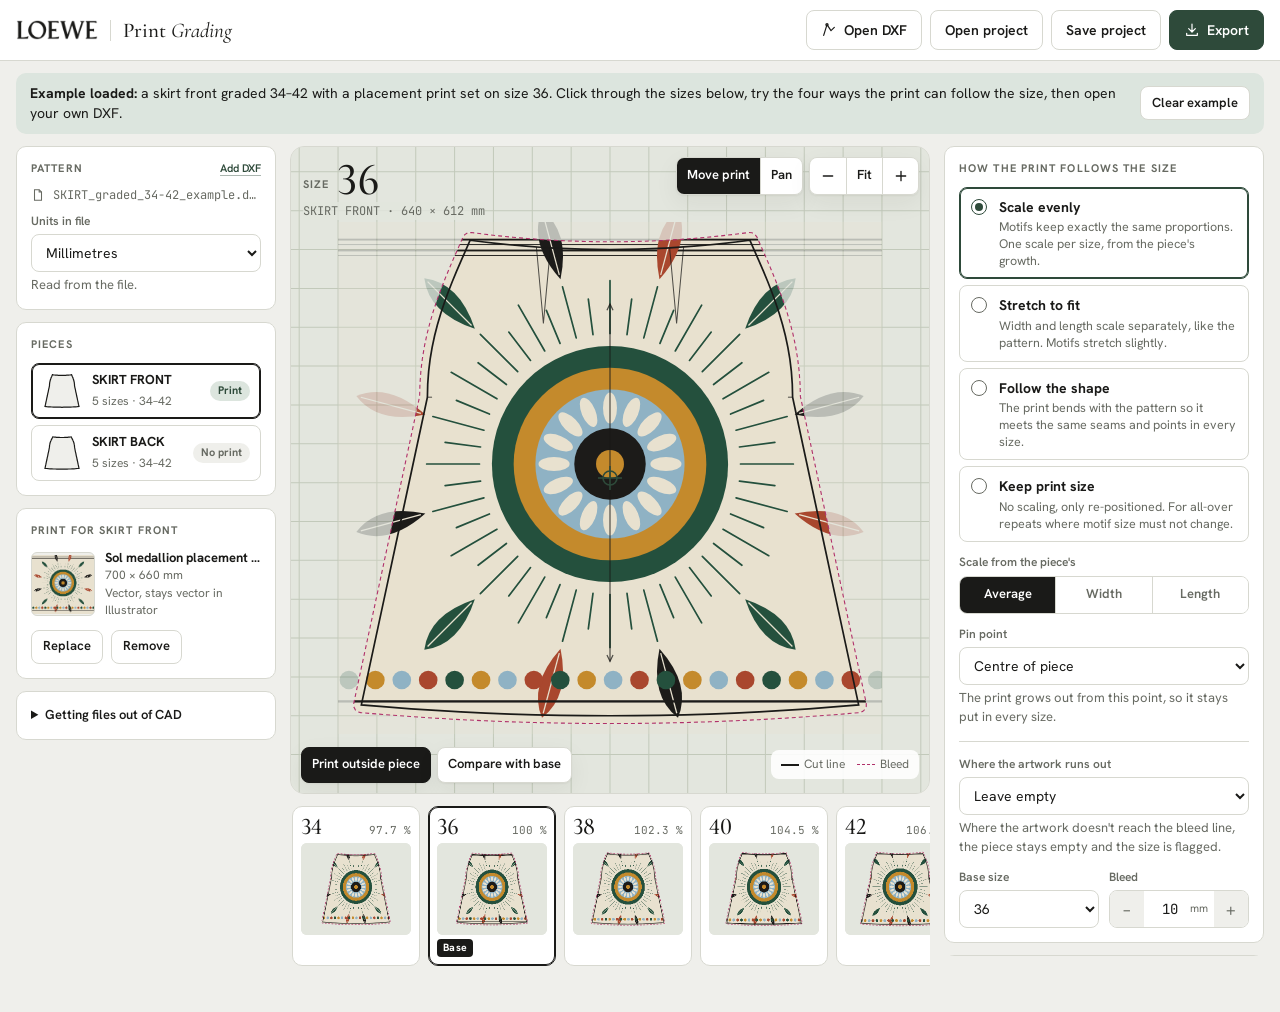
<file: index.html>
<!doctype html>
<html lang="en">
<head>
<meta charset="utf-8">
<meta http-equiv="Content-Security-Policy" content="default-src 'none'; script-src 'self'; style-src 'self' 'unsafe-inline'; img-src 'self' data: blob:; font-src 'self'; connect-src 'none'; media-src 'none'; object-src 'none'; frame-src 'none'; worker-src 'none'; manifest-src 'none'; form-action 'none'; base-uri 'none'">
<meta name="referrer" content="no-referrer">
<meta http-equiv="x-dns-prefetch-control" content="off">
<meta name="robots" content="noindex, nofollow">
<meta name="viewport" content="width=device-width,initial-scale=1,viewport-fit=cover">
<title>Print Grading</title>
<link rel="stylesheet" href="assets/fonts.css">
<link rel="stylesheet" href="assets/app.css">
<style>:root{padding-top:env(safe-area-inset-top,0px);padding-bottom:env(safe-area-inset-bottom,0px)}body{margin:0}img{max-width:100%}</style>
</head>
<body>
<header class="top">
  <div class="top-in">
    <div class="mark"><img src="assets/loewe-logo.png" alt="LOEWE" width="83" height="20"><span>Print <em>Grading</em></span></div>
    <div class="spacer"></div>
    <div class="actions">
      <button class="btn" id="btn-dxf" title="Open pattern DXF">
        <svg viewBox="0 0 24 24" fill="none" stroke="currentColor" stroke-width="1.8" stroke-linecap="round" stroke-linejoin="round"><path d="M4 20 9 4l6 9 5-5"/><circle cx="9" cy="4" r="1.6"/></svg>
        <span>Open DXF</span></button>
      <button class="btn ghost" id="btn-open" title="Open a saved project"><span>Open<span class="long"> project</span></span></button>
      <button class="btn ghost" id="btn-save" title="Save this project as a file"><span>Save<span class="long"> project</span></span></button>
      <button class="btn primary" id="btn-export">
        <svg viewBox="0 0 24 24" fill="none" stroke="currentColor" stroke-width="1.8" stroke-linecap="round" stroke-linejoin="round"><path d="M12 3v12M7 10l5 5 5-5"/><path d="M4 17v3h16v-3"/></svg>
        <span>Export</span></button>
    </div>
  </div>
</header>

<div class="wrap">
  <div class="banner" id="example-note" hidden>
    <p><b>Example loaded:</b> a skirt front graded 34–42 with a placement print set on size 36. Click through the sizes below, try the four ways the print can follow the size, then open your own DXF.</p>
    <button class="btn small" id="example-clear">Clear example</button>
  </div>
</div>

<main class="app wrap">
  <aside class="side left" id="left"></aside>

  <section class="centre">
    <div class="stage-wrap" id="stage-wrap">
      <canvas id="stage" tabindex="0" aria-label="Pattern piece with print. Drag to move the print, arrow keys nudge it by 1 mm."></canvas>
      <div class="ov ov-tl" id="ov-size"></div>
      <div class="ov ov-tr">
        <div class="seg">
          <button class="tool" id="t-move" aria-pressed="true" title="Drag moves the print">Move print</button>
          <button class="tool" id="t-pan" aria-pressed="false" title="Drag moves the view">Pan</button>
        </div>
        <div class="seg">
          <button class="tool icon" id="z-out" title="Zoom out" aria-label="Zoom out"><svg viewBox="0 0 24 24" fill="none" stroke="currentColor" stroke-width="2" stroke-linecap="round"><path d="M5 12h14"/></svg></button>
          <button class="tool" id="z-fit" title="Fit to view">Fit</button>
          <button class="tool icon" id="z-in" title="Zoom in" aria-label="Zoom in"><svg viewBox="0 0 24 24" fill="none" stroke="currentColor" stroke-width="2" stroke-linecap="round"><path d="M5 12h14M12 5v14"/></svg></button>
        </div>
      </div>
      <div class="ov ov-bl">
        <button class="tool" id="t-outside" aria-pressed="true" title="Show the print beyond the bleed line, faded">Print outside piece</button>
        <button class="tool" id="t-compare" aria-pressed="false" title="Overlay the base size, scaled evenly">Compare with base</button>
        <div class="legend" id="legend"><span><i></i>Cut line</span><span><i class="bl"></i>Bleed</span><span id="lg-ghost" hidden><i class="gh"></i>Base size</span></div>
      </div>
      <div class="pick-msg" id="pick-msg" hidden>Click the point that should stay pinned (e.g. CF waist). Esc to cancel.</div>
      <div class="empty-stage" id="empty-stage" hidden><div><h3>Open a pattern</h3><p class="hint">Drop a DXF exported from your pattern CAD anywhere on this page, with all sizes in one file or one file per size.</p><button class="btn primary" id="empty-open">Open DXF</button></div></div>
    </div>
    <div class="strip" id="strip" role="tablist" aria-label="Sizes"></div>
  </section>

  <aside class="side right" id="right"></aside>
</main>

<div class="scrim" id="export" hidden>
  <div class="sheet" role="dialog" aria-modal="true" aria-labelledby="exp-title">
    <header><h2 id="exp-title">Export</h2><button class="btn ghost small" id="exp-close">Close</button></header>
    <div class="sheet-body" id="exp-body"></div>
    <footer><span class="progress" id="exp-progress"></span><button class="btn primary" id="exp-go">Download ZIP</button></footer>
  </div>
</div>

<input type="file" id="in-dxf" accept=".dxf,.DXF" multiple hidden>
<input type="file" id="in-art" accept=".svg,.png,.jpg,.jpeg,.webp,.tif,.tiff,image/*" hidden>
<input type="file" id="in-proj" accept=".json,application/json" hidden>
<div class="toast" id="toast" role="status" hidden></div>

<script src="assets/engine.js"></script>
<script src="assets/sample.js"></script>
<script src="assets/app.js"></script>
</body>
</html>
</file>
<file: assets/fonts.css>
@font-face { font-family: "Cormorant Garamond"; src: url("fonts/cormorant-garamond-latin-500-normal.woff2") format("woff2"); font-weight: 500; font-style: normal; font-display: swap; }
@font-face { font-family: "Cormorant Garamond"; src: url("fonts/cormorant-garamond-latin-600-normal.woff2") format("woff2"); font-weight: 600; font-style: normal; font-display: swap; }
@font-face { font-family: "Cormorant Garamond"; src: url("fonts/cormorant-garamond-latin-400-italic.woff2") format("woff2"); font-weight: 400; font-style: italic; font-display: swap; }
@font-face { font-family: "Cormorant Garamond"; src: url("fonts/cormorant-garamond-latin-500-italic.woff2") format("woff2"); font-weight: 500; font-style: italic; font-display: swap; }
@font-face { font-family: "Hanken Grotesk"; src: url("fonts/hanken-grotesk-latin-400-normal.woff2") format("woff2"); font-weight: 400; font-style: normal; font-display: swap; }
@font-face { font-family: "Hanken Grotesk"; src: url("fonts/hanken-grotesk-latin-500-normal.woff2") format("woff2"); font-weight: 500; font-style: normal; font-display: swap; }
@font-face { font-family: "Hanken Grotesk"; src: url("fonts/hanken-grotesk-latin-600-normal.woff2") format("woff2"); font-weight: 600; font-style: normal; font-display: swap; }
@font-face { font-family: "Hanken Grotesk"; src: url("fonts/hanken-grotesk-latin-700-normal.woff2") format("woff2"); font-weight: 700; font-style: normal; font-display: swap; }
@font-face { font-family: "JetBrains Mono"; src: url("fonts/jetbrains-mono-latin-400-normal.woff2") format("woff2"); font-weight: 400; font-style: normal; font-display: swap; }
@font-face { font-family: "JetBrains Mono"; src: url("fonts/jetbrains-mono-latin-500-normal.woff2") format("woff2"); font-weight: 500; font-style: normal; font-display: swap; }
/* Official LOEWE typeface: add its files here as "LOEWE Display" and every heading picks it up. */
</file>
<file: assets/app.css>
/* Layout: a pattern-cutting table. Left: pieces and artwork. Centre: the piece on a cutting mat with the size strip beneath. Right: the grading rule and per-size fine-tuning. Same family as Style Review. */
:root {
  --paper: #EFEFEB;
  --surface: #FFFFFF;
  --ink: #1A1A18;
  --muted: #676A62;
  --line: #D7D8D0;
  --accent: #2E4A3A;
  --accent-ink: #FFFFFF;
  --accent-soft: #DCE5DE;
  --warn: #A86F0B;
  --warn-soft: #F5E9CF;
  --bad: #B8382D;
  --mat: #E3E6DE;
  --mat-line: #D3D8CC;
  --mat-line-strong: #C2C9BA;
  --piece: #FFFFFF;
  --cut: #1A1A18;
  --bleed: #B0306A;
  --ghost: #2F6FB0;
  --shadow: 0 1px 2px rgba(26,26,24,.06), 0 8px 24px rgba(26,26,24,.06);
  --f-display: "LOEWE Display", "Cormorant Garamond", Garamond, Georgia, serif;
  --f-body: "Hanken Grotesk", "Helvetica Neue", Arial, sans-serif;
  --f-mono: "JetBrains Mono", ui-monospace, "SF Mono", Menlo, monospace;
  --r: 10px;
  --logo-filter: none;
}
@media (prefers-color-scheme: dark) {
  :root:not([data-theme="light"]) {
    --paper: #121412; --surface: #1B1E1B; --ink: #ECEDE8; --muted: #9DA197; --line: #30342F;
    --accent: #93BBA0; --accent-ink: #0F1A13; --accent-soft: #24332A;
    --warn: #E0AE4E; --warn-soft: #3A2F1A; --bad: #F07468;
    --mat: #171A17; --mat-line: #222722; --mat-line-strong: #2D342E;
    --piece: #F4F3EF; --cut: #ECEDE8; --bleed: #E06AA3; --ghost: #7FB0E6;
    --shadow: 0 1px 2px rgba(0,0,0,.3), 0 8px 24px rgba(0,0,0,.25);
    --logo-filter: invert(1) brightness(.93);
    color-scheme: dark;
  }
}
:root[data-theme="dark"] {
  --paper: #121412; --surface: #1B1E1B; --ink: #ECEDE8; --muted: #9DA197; --line: #30342F;
  --accent: #93BBA0; --accent-ink: #0F1A13; --accent-soft: #24332A;
  --warn: #E0AE4E; --warn-soft: #3A2F1A; --bad: #F07468;
  --mat: #171A17; --mat-line: #222722; --mat-line-strong: #2D342E;
  --piece: #F4F3EF; --cut: #ECEDE8; --bleed: #E06AA3; --ghost: #7FB0E6;
  --shadow: 0 1px 2px rgba(0,0,0,.3), 0 8px 24px rgba(0,0,0,.25);
  --logo-filter: invert(1) brightness(.93);
  color-scheme: dark;
}
* { box-sizing: border-box; }
html, body { min-height: 100%; }
body { background: var(--paper); color: var(--ink); font: 14px/1.45 var(--f-body); -webkit-text-size-adjust: 100%; }
[hidden] { display: none !important; }
button, input, select { font: inherit; color: inherit; }
button { cursor: pointer; }
:focus-visible { outline: 2px solid var(--accent); outline-offset: 2px; }
body::before { content: ""; position: fixed; inset: 0 0 auto; height: env(safe-area-inset-top, 0px); z-index: 30; background: var(--surface); }
.num { font-variant-numeric: tabular-nums; }
.mono { font-family: var(--f-mono); }

/* ---------- top bar ---------- */
.top { position: sticky; top: env(safe-area-inset-top, 0px); z-index: 20; background: var(--surface); border-bottom: 1px solid var(--line); }
.top-in { display: flex; flex-wrap: wrap; align-items: center; gap: 10px 14px; padding-block: 10px; padding-left: max(16px, env(safe-area-inset-left, 0px)); padding-right: max(16px, env(safe-area-inset-right, 0px)); }
.mark { display: flex; align-items: center; gap: 12px; white-space: nowrap; }
.mark img { height: 20px; width: auto; display: block; filter: var(--logo-filter); }
.mark span { font-family: var(--f-display); font-size: 21px; font-weight: 500; line-height: 1; padding-left: 12px; border-left: 1px solid var(--line); }
.mark em { font-style: italic; font-weight: 400; }
.spacer { flex: 1; }
.actions { display: flex; flex-wrap: wrap; gap: 8px; }
.btn { display: inline-flex; align-items: center; justify-content: center; gap: 7px; border: 1px solid var(--line); background: var(--surface); padding: 8px 14px; border-radius: 8px; font-weight: 600; font-size: 14px; min-height: 40px; white-space: nowrap; }
.btn:hover { border-color: var(--muted); }
.btn.primary { background: var(--accent); color: var(--accent-ink); border-color: var(--accent); }
.btn.primary:hover { filter: brightness(1.08); }
.btn.ghost { background: transparent; }
.btn.small { min-height: 34px; padding: 6px 11px; font-size: 13px; }
.btn svg { width: 16px; height: 16px; flex: none; }
.btn[disabled] { opacity: .5; cursor: not-allowed; }
.linkbtn { border: 0; background: none; padding: 0; color: var(--accent); font-weight: 600; text-decoration: underline; text-underline-offset: 3px; text-decoration-color: color-mix(in srgb, var(--accent) 40%, transparent); }
@media (max-width: 700px) { .btn .long { display: none; } }

/* ---------- banner ---------- */
.wrap { padding-left: max(16px, env(safe-area-inset-left, 0px)); padding-right: max(16px, env(safe-area-inset-right, 0px)); }
.banner { display: flex; flex-wrap: wrap; align-items: center; gap: 8px 14px; margin-top: 12px; padding: 10px 14px; border-radius: var(--r); background: var(--accent-soft); }
.banner p { margin: 0; flex: 1 1 320px; }

/* ---------- main grid ---------- */
.app { display: grid; gap: 14px; padding-block: 12px 40px; grid-template-columns: minmax(0, 1fr); }
@media (min-width: 1180px) { .app { grid-template-columns: 260px minmax(0, 1fr) 320px; align-items: start; } .side { position: sticky; top: calc(env(safe-area-inset-top, 0px) + 74px); max-height: calc(100vh - 90px); overflow: auto; } }
@media (min-width: 820px) and (max-width: 1179px) { .app { grid-template-columns: minmax(0, 1fr) 320px; } .left { grid-column: 1 / -1; order: 3; } .centre { order: 1; } .right { order: 2; } }
@media (max-width: 819px) { .centre { order: 1; } .right { order: 2; } .left { order: 3; } }
.side { display: grid; gap: 12px; align-content: start; min-width: 0; }
.card { background: var(--surface); border: 1px solid var(--line); border-radius: var(--r); padding: 14px; min-width: 0; }
.card h2 { margin: 0 0 10px; font-size: 11px; font-weight: 700; letter-spacing: .1em; text-transform: uppercase; color: var(--muted); display: flex; align-items: center; justify-content: space-between; gap: 8px; }
.hint { color: var(--muted); font-size: 13px; margin: 0; }
.field { display: flex; flex-direction: column; gap: 4px; min-width: 0; }
.field > label, .lbl { font-size: 12px; font-weight: 600; color: var(--muted); }
select, .input { width: 100%; border: 1px solid var(--line); background: var(--surface); border-radius: 8px; padding: 7px 10px; min-height: 38px; }

/* files */
.files { display: grid; gap: 6px; margin-bottom: 10px; }
.file { display: flex; align-items: center; gap: 8px; font: 12px var(--f-mono); color: var(--muted); min-width: 0; }
.file span { overflow: hidden; text-overflow: ellipsis; white-space: nowrap; }
.file svg { width: 14px; height: 14px; flex: none; }
.row { display: flex; gap: 8px; align-items: center; flex-wrap: wrap; }

/* pieces */
.pieces { display: grid; gap: 6px; }
.piece { display: grid; grid-template-columns: 40px minmax(0,1fr) auto; gap: 10px; align-items: center; text-align: left; border: 1px solid var(--line); background: var(--surface); border-radius: 8px; padding: 7px 10px; }
.piece[aria-current="true"] { border-color: var(--ink); box-shadow: inset 0 0 0 1px var(--ink); }
.piece svg.icon { width: 40px; height: 40px; }
.piece svg.icon path { fill: var(--paper); stroke: var(--ink); stroke-width: 1.2; vector-effect: non-scaling-stroke; }
.piece b { display: block; font-size: 13px; overflow: hidden; text-overflow: ellipsis; white-space: nowrap; }
.piece small { color: var(--muted); font-size: 12px; }
.tag { font-size: 11px; font-weight: 700; border-radius: 999px; padding: 2px 8px; white-space: nowrap; }
.tag.on { background: var(--accent-soft); color: var(--accent); }
.tag.off { background: var(--paper); color: var(--muted); }
.renames { display: grid; grid-template-columns: repeat(auto-fill, minmax(70px, 1fr)); gap: 6px; margin-top: 8px; }
.renames input { width: 100%; border: 1px solid var(--line); border-radius: 6px; padding: 5px 7px; background: var(--surface); font: 13px var(--f-mono); }
.note { background: var(--warn-soft); border-radius: 8px; padding: 9px 11px; font-size: 13px; margin-top: 10px; }

/* artwork */
.art { display: grid; grid-template-columns: 64px minmax(0,1fr); gap: 10px; align-items: center; }
.art-thumb { width: 64px; height: 64px; border-radius: 6px; border: 1px solid var(--line); background: var(--paper) center / contain no-repeat; }
.art b { display: block; font-size: 13px; overflow: hidden; text-overflow: ellipsis; white-space: nowrap; }
.art small { display: block; color: var(--muted); font-size: 12px; }
.drop { border: 1.5px dashed var(--muted); border-radius: 8px; padding: 16px 12px; text-align: center; display: grid; gap: 8px; justify-items: center; color: var(--muted); }
.drop b { color: var(--ink); }
.drop.over, body.dragging .drop { border-color: var(--accent); background: var(--accent-soft); }

/* ---------- stage ---------- */
.centre { display: grid; gap: 10px; min-width: 0; }
.stage-wrap { position: relative; background: var(--mat); border: 1px solid var(--line); border-radius: 14px; overflow: hidden; height: min(72vh, 760px); min-height: 380px; touch-action: none; }
#stage { position: absolute; inset: 0; width: 100%; height: 100%; display: block; cursor: grab; }
#stage.moving { cursor: grabbing; }
#stage.picking { cursor: crosshair; }
.ov { position: absolute; display: flex; gap: 6px; align-items: center; pointer-events: none; }
.ov > * { pointer-events: auto; }
.ov-tl { top: 12px; left: 12px; flex-direction: column; align-items: flex-start; gap: 2px; pointer-events: none; }
.ov-tl > * { pointer-events: none; }
.sz-big { font-family: var(--f-display); font-size: 46px; font-weight: 500; line-height: .9; font-variant-numeric: lining-nums; }
.sz-big small { font-family: var(--f-body); font-size: 11px; font-weight: 700; letter-spacing: .1em; text-transform: uppercase; color: var(--muted); margin-right: 8px; vertical-align: 6px; }
.sz-meta { font: 12px var(--f-mono); color: var(--muted); background: color-mix(in srgb, var(--mat) 80%, transparent); padding: 1px 0; }
.ov-tr { top: 10px; right: 10px; }
@media (max-width: 600px) { .ov-tr { top: 72px; } .legend { display: none; } }
.ov-bl { bottom: 10px; left: 10px; right: 10px; flex-wrap: wrap; }
.tool { display: inline-flex; align-items: center; gap: 6px; border: 1px solid var(--line); background: var(--surface); border-radius: 8px; height: 36px; padding: 0 10px; font-size: 13px; font-weight: 600; box-shadow: var(--shadow); }
.tool.icon { width: 36px; padding: 0; justify-content: center; }
.tool svg { width: 16px; height: 16px; }
.tool[aria-pressed="true"] { background: var(--ink); color: var(--surface); border-color: var(--ink); }
.seg { display: inline-flex; border: 1px solid var(--line); border-radius: 8px; overflow: hidden; box-shadow: var(--shadow); }
.seg .tool { border: 0; border-radius: 0; box-shadow: none; }
.seg .tool + .tool { border-left: 1px solid var(--line); }
.legend { display: inline-flex; gap: 12px; align-items: center; font-size: 12px; color: var(--muted); background: color-mix(in srgb, var(--surface) 88%, transparent); border-radius: 8px; padding: 6px 10px; margin-left: auto; }
.legend i { display: inline-block; width: 18px; height: 0; border-top: 2px solid var(--cut); vertical-align: middle; margin-right: 5px; }
.legend i.bl { border-top: 1.5px dashed var(--bleed); }
.legend i.gh { border-top: 1.5px dashed var(--ghost); }
.pick-msg { position: absolute; top: 12px; left: 50%; transform: translateX(-50%); background: var(--ink); color: var(--surface); padding: 8px 14px; border-radius: 8px; font-size: 13px; font-weight: 600; box-shadow: var(--shadow); white-space: nowrap; }
.empty-stage { position: absolute; inset: 0; display: grid; place-items: center; text-align: center; padding: 20px; }
.empty-stage div { display: grid; gap: 10px; justify-items: center; max-width: 360px; }
.empty-stage h3 { font-family: var(--f-display); font-size: 28px; font-weight: 500; margin: 0; }

/* size strip */
.strip { display: flex; gap: 8px; overflow-x: auto; padding: 2px 2px 6px; scrollbar-width: thin; }
.sz { flex: 0 0 auto; width: 128px; display: grid; gap: 4px; border: 1px solid var(--line); background: var(--surface); border-radius: 10px; padding: 8px; text-align: left; position: relative; }
.sz[aria-current="true"] { border-color: var(--ink); box-shadow: inset 0 0 0 1px var(--ink); }
.sz canvas { width: 100%; height: 92px; display: block; background: var(--mat); border-radius: 6px; }
.sz-top { display: flex; align-items: baseline; justify-content: space-between; gap: 6px; }
.sz-name { font-family: var(--f-display); font-size: 24px; font-weight: 500; line-height: 1; font-variant-numeric: lining-nums; }
.sz-pct { font: 11px var(--f-mono); color: var(--muted); }
.sz-flags { display: flex; gap: 4px; flex-wrap: wrap; min-height: 18px; }
.flag { font-size: 10.5px; font-weight: 700; letter-spacing: .03em; border-radius: 4px; padding: 1px 6px; }
.flag.base { background: var(--ink); color: var(--surface); }
.flag.hand { background: var(--accent-soft); color: var(--accent); }
.flag.gap { background: var(--warn-soft); color: var(--warn); }
.flag.ext { background: var(--paper); color: var(--muted); border: 1px solid var(--line); }
input[type="color"] { width: 44px; height: 34px; border: 1px solid var(--line); border-radius: 6px; padding: 2px; background: var(--surface); cursor: pointer; }

/* ---------- right panel ---------- */
.rules { display: grid; gap: 6px; }
.rule { display: grid; grid-template-columns: 18px minmax(0,1fr); gap: 2px 10px; text-align: left; border: 1px solid var(--line); background: var(--surface); border-radius: 8px; padding: 9px 11px; }
.rule .dot { width: 16px; height: 16px; border-radius: 50%; border: 1.5px solid var(--muted); margin-top: 2px; display: grid; place-items: center; }
.rule[aria-checked="true"] { border-color: var(--accent); box-shadow: inset 0 0 0 1px var(--accent); }
.rule[aria-checked="true"] .dot { border-color: var(--accent); }
.rule[aria-checked="true"] .dot::after { content: ""; width: 8px; height: 8px; border-radius: 50%; background: var(--accent); }
.rule b { font-size: 14px; }
.rule > span:not(.dot) { grid-column: 2; color: var(--muted); font-size: 12.5px; line-height: 1.35; }
.segs { display: flex; border: 1px solid var(--line); border-radius: 8px; overflow: hidden; }
.segs button { flex: 1; border: 0; background: var(--surface); padding: 7px 6px; font-size: 13px; font-weight: 600; color: var(--muted); min-height: 36px; }
.segs button + button { border-left: 1px solid var(--line); }
.segs button[aria-pressed="true"] { background: var(--ink); color: var(--surface); }
.grid2 { display: grid; grid-template-columns: repeat(2, minmax(0,1fr)); gap: 10px; }
.stack { display: grid; gap: 12px; }
.stepper { display: grid; grid-template-columns: 34px minmax(0,1fr) 34px; border: 1px solid var(--line); border-radius: 8px; overflow: hidden; background: var(--surface); }
.stepper button { border: 0; background: var(--paper); font-size: 17px; line-height: 1; color: var(--muted); min-height: 36px; }
.stepper button:hover { color: var(--ink); }
.stepper .in { position: relative; display: flex; align-items: center; }
.stepper input { width: 100%; border: 0; background: transparent; text-align: center; padding: 6px 22px 6px 4px; font: 14px var(--f-mono); min-height: 36px; -moz-appearance: textfield; }
.stepper input::-webkit-outer-spin-button, .stepper input::-webkit-inner-spin-button { -webkit-appearance: none; margin: 0; }
.stepper .u { position: absolute; right: 6px; font-size: 11px; color: var(--muted); pointer-events: none; }
.readout { display: grid; grid-template-columns: auto 1fr; gap: 4px 12px; font-size: 13px; }
.readout dt { color: var(--muted); }
.readout dd { margin: 0; text-align: right; font-family: var(--f-mono); font-size: 12.5px; }
.big-pct { font-family: var(--f-display); font-size: 40px; font-weight: 500; line-height: 1; font-variant-numeric: lining-nums tabular-nums; }
.big-pct small { font-size: 20px; }
.big-pct.two { font-size: 30px; }
.size-head { display: flex; align-items: baseline; justify-content: space-between; gap: 10px; }
.hr { border: 0; border-top: 1px solid var(--line); margin: 2px 0; }
.status-line { font-size: 13px; display: flex; gap: 8px; align-items: center; }
.status-line .flag { font-size: 11px; }

/* ---------- sheet (export) ---------- */
.scrim { position: fixed; inset: 0; z-index: 40; background: rgba(10,12,10,.38); display: grid; place-items: center; padding: 16px; padding-top: calc(16px + env(safe-area-inset-top, 0px)); padding-bottom: calc(16px + env(safe-area-inset-bottom, 0px)); }
.sheet { background: var(--surface); border-radius: 14px; width: min(560px, 100%); max-height: 100%; overflow: auto; box-shadow: 0 20px 60px rgba(0,0,0,.3); }
.sheet header { display: flex; align-items: center; gap: 10px; padding: 16px 18px; border-bottom: 1px solid var(--line); }
.sheet h2 { margin: 0; font-family: var(--f-display); font-weight: 500; font-size: 26px; flex: 1; }
.sheet-body { padding: 16px 18px; display: grid; gap: 16px; }
.opt { display: grid; grid-template-columns: 20px minmax(0,1fr); gap: 2px 10px; align-items: start; }
.opt input { width: 18px; height: 18px; margin: 2px 0 0; accent-color: var(--accent); }
.opt b { font-size: 14px; }
.opt span { grid-column: 2; color: var(--muted); font-size: 13px; }
.chips { display: flex; flex-wrap: wrap; gap: 6px; }
.chip { border: 1px solid var(--line); background: var(--surface); border-radius: 999px; padding: 5px 12px; font-size: 13px; font-weight: 600; min-height: 34px; }
.chip[aria-pressed="true"] { background: var(--ink); color: var(--surface); border-color: var(--ink); }
.sheet footer { display: flex; flex-wrap: wrap; align-items: center; gap: 10px; padding: 14px 18px; border-top: 1px solid var(--line); }
.progress { font-size: 13px; color: var(--muted); flex: 1; min-width: 160px; }
.toast { position: fixed; z-index: 60; left: 50%; transform: translateX(-50%); bottom: calc(18px + env(safe-area-inset-bottom, 0px)); background: var(--ink); color: var(--surface); padding: 11px 16px; border-radius: 10px; font-size: 14px; max-width: min(560px, calc(100vw - 32px)); box-shadow: var(--shadow); }
details.help summary { cursor: pointer; font-weight: 600; font-size: 13px; }
details.help p { font-size: 13px; color: var(--muted); margin: 8px 0 0; }
@media (prefers-reduced-motion: reduce) { * { transition: none !important; animation: none !important; } }
</file>
